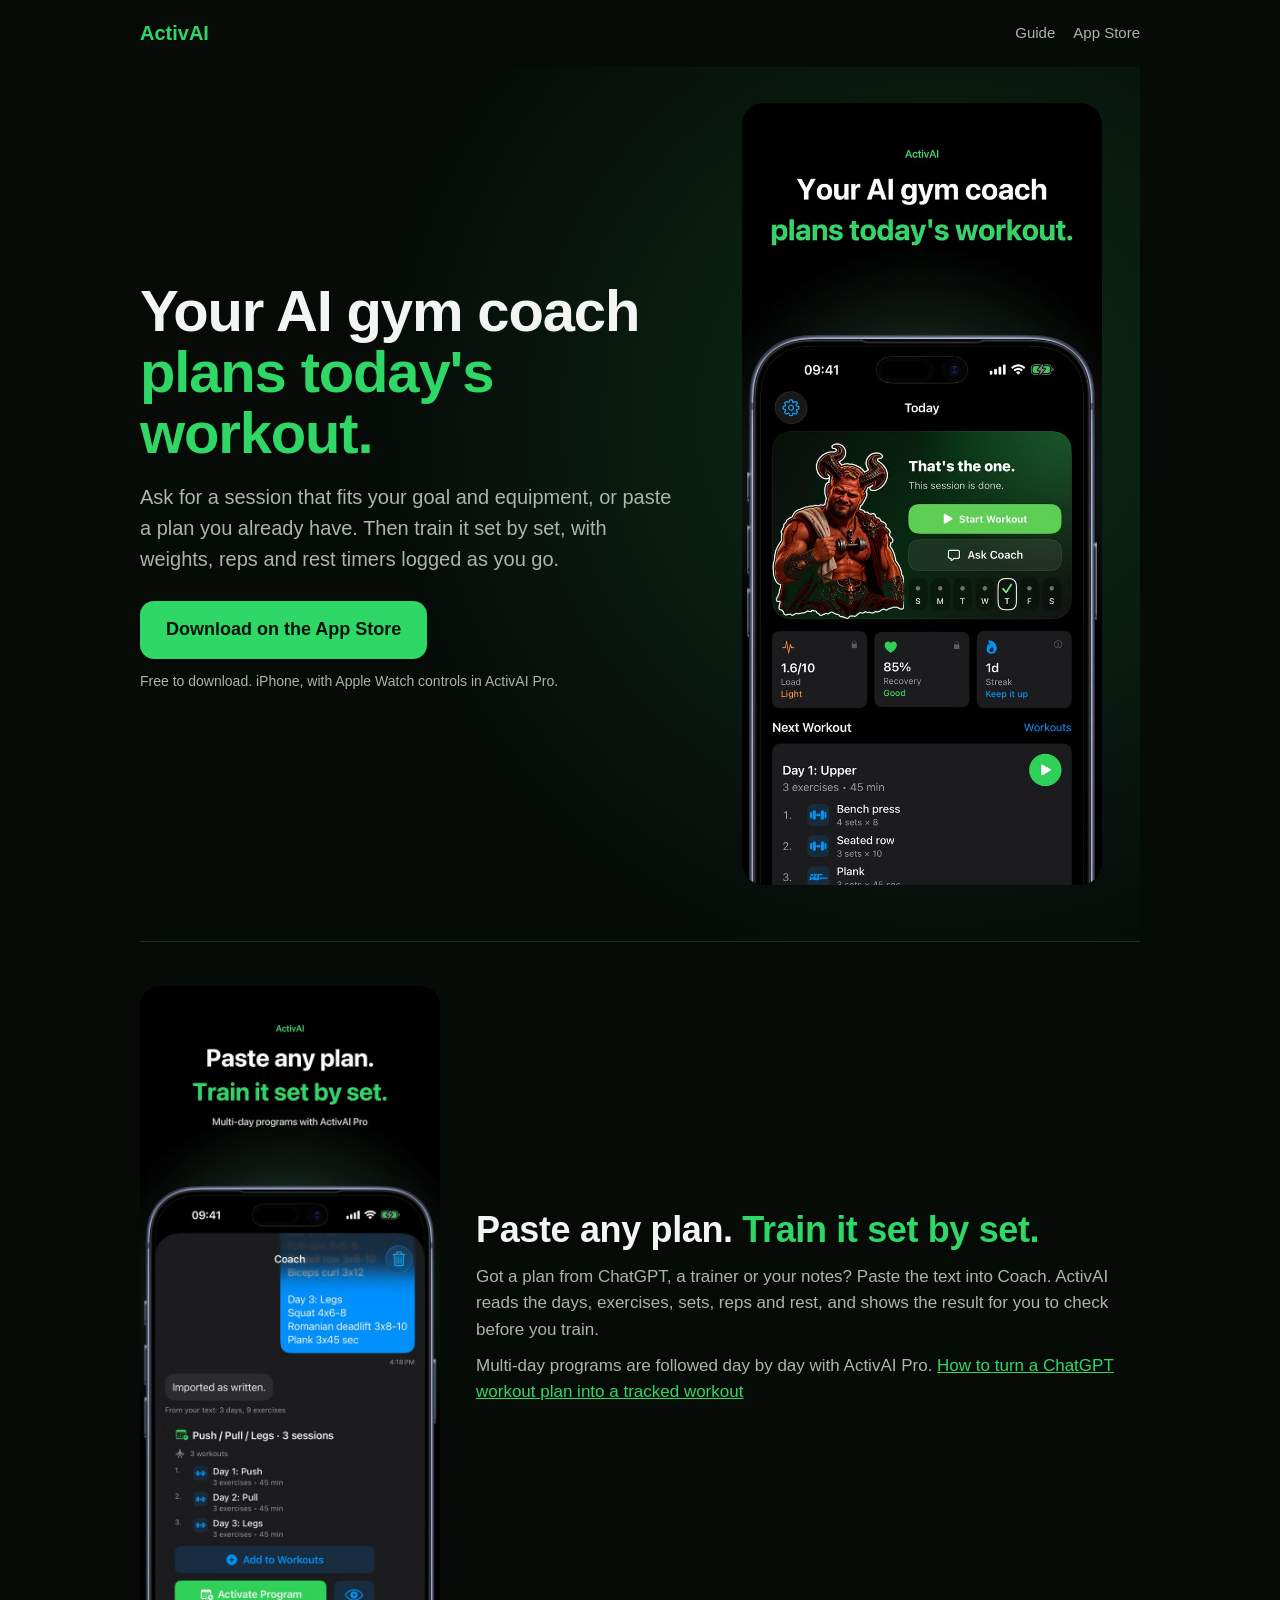
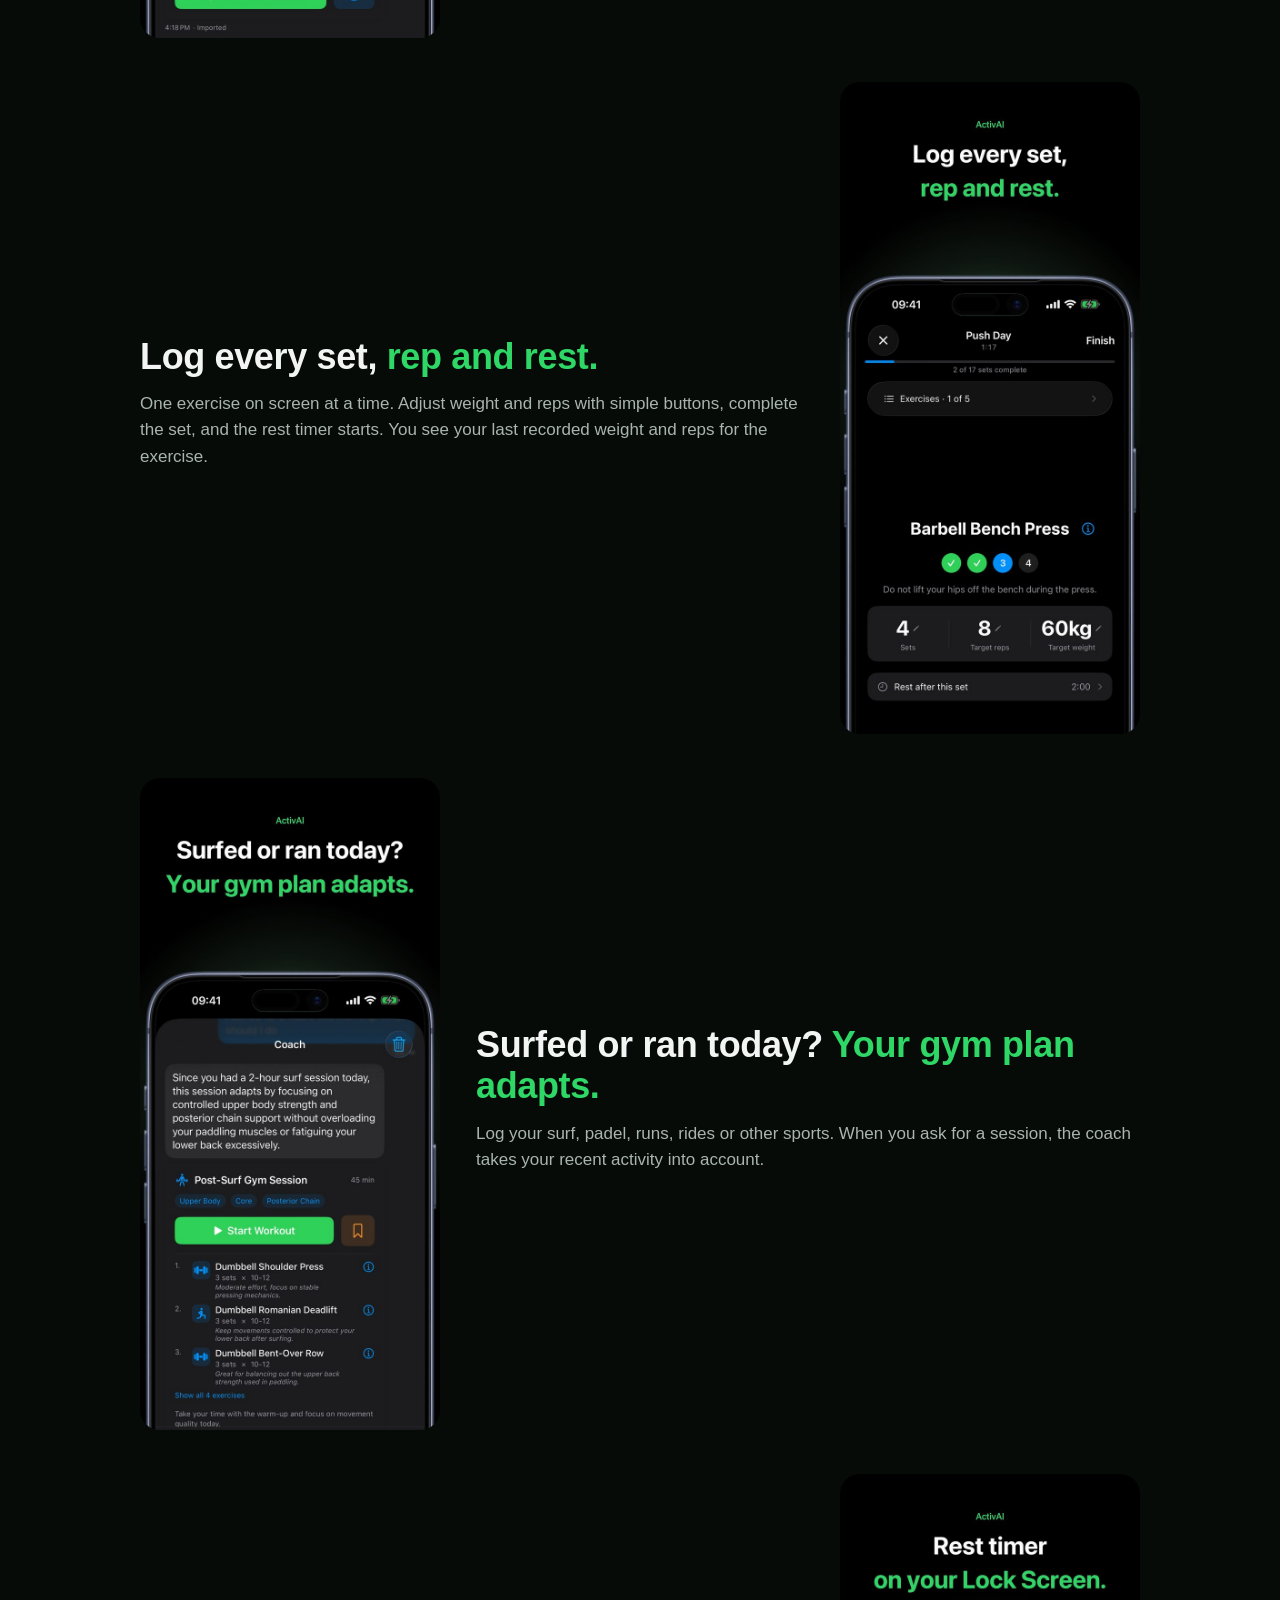
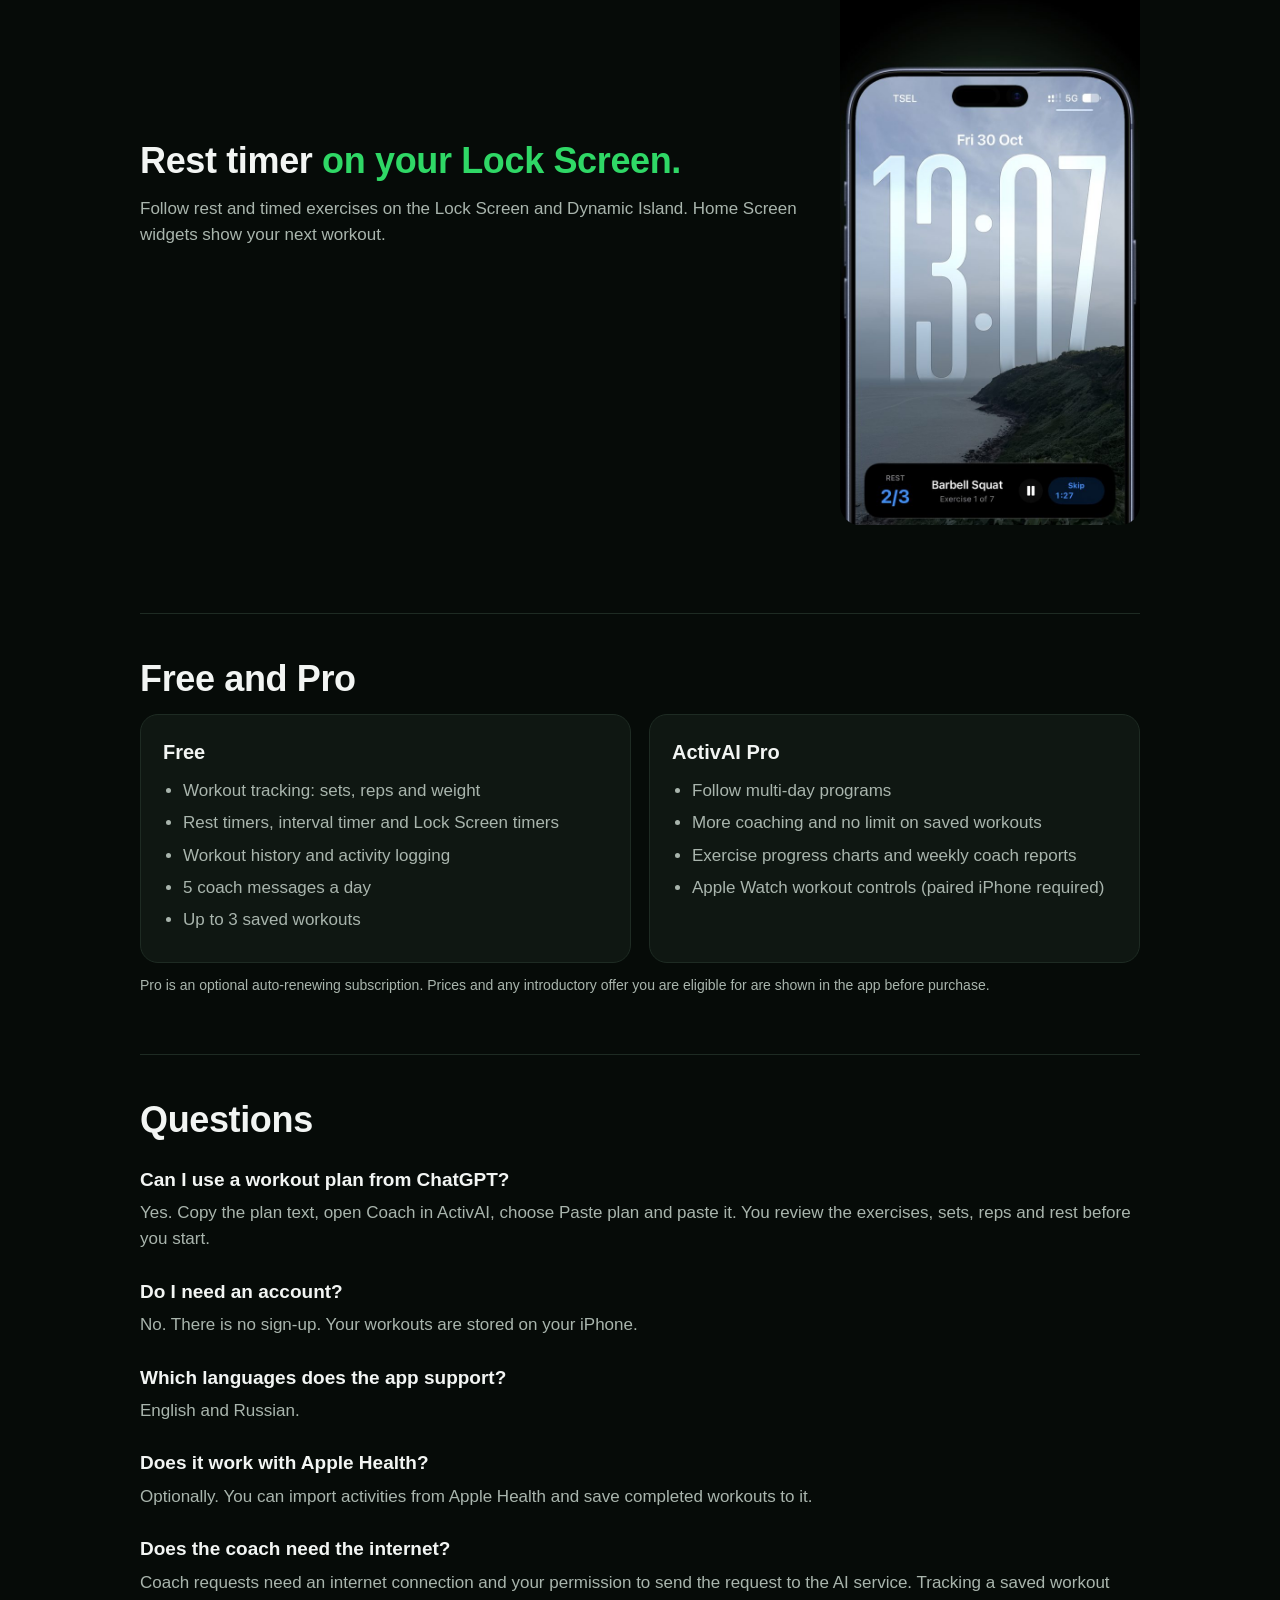
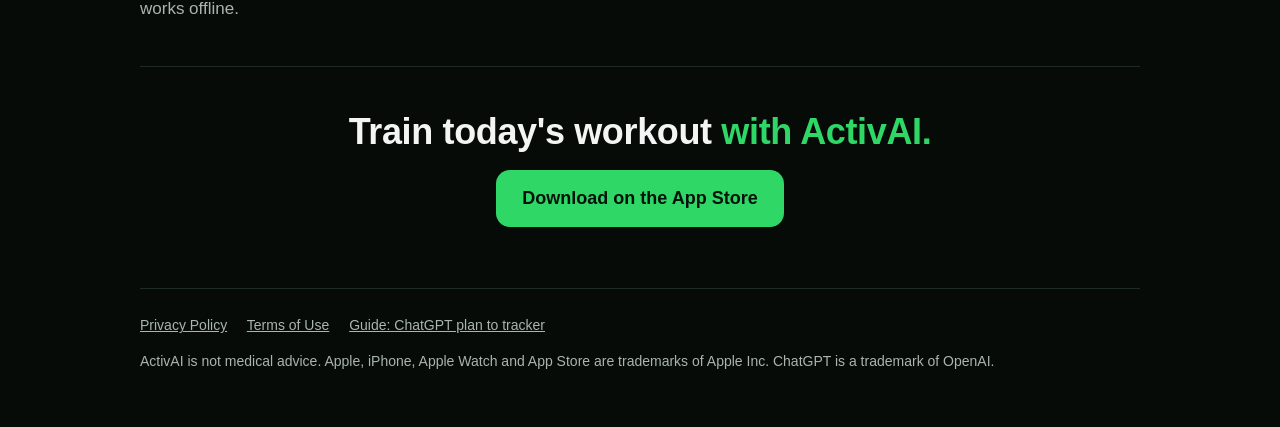
<file: index.html>
<!doctype html>
<html lang="en">
<head>
<meta charset="utf-8">
<meta name="viewport" content="width=device-width, initial-scale=1">
<title>ActivAI: AI gym workout coach, planner and tracker for iPhone</title>
<meta name="description" content="ActivAI plans today's gym workout for your goal and equipment, or turns a plan you paste from ChatGPT or your notes into a workout you track set by set. iPhone and Apple Watch.">
<meta name="apple-itunes-app" content="app-id=6777066513">
<link rel="canonical" href="https://aleksandrdas.github.io/activai/">
<meta property="og:title" content="ActivAI: your AI gym coach plans today's workout">
<meta property="og:description" content="Ask for today's session or paste any plan. Log every set, rep and rest.">
<meta property="og:image" content="https://aleksandrdas.github.io/activai/img/og.jpg">
<meta property="og:type" content="website">
<meta name="twitter:card" content="summary_large_image">
<link rel="stylesheet" href="style.css">
<script type="application/ld+json">
{"@context":"https://schema.org","@type":"MobileApplication","name":"ActivAI: AI Gym Workout Coach","operatingSystem":"iOS","applicationCategory":"HealthApplication","url":"https://aleksandrdas.github.io/activai/","downloadUrl":"https://apps.apple.com/app/id6777066513","offers":{"@type":"Offer","price":"0","priceCurrency":"USD"}}
</script>
</head>
<body>
<div class="wrap">
  <header class="top">
    <a class="brand" href="./">ActivAI</a>
    <nav><a href="guides/chatgpt-workout-plan-to-tracker/">Guide</a><a href="https://apps.apple.com/app/id6777066513">App Store</a></nav>
  </header>

  <div class="hero">
    <div>
      <h1>Your AI gym coach <span>plans today's workout.</span></h1>
      <p class="lead">Ask for a session that fits your goal and equipment, or paste a plan you already have. Then train it set by set, with weights, reps and rest timers logged as you go.</p>
      <a class="btn" href="https://apps.apple.com/app/id6777066513">Download on the App Store</a>
      <p class="note">Free to download. iPhone, with Apple Watch controls in ActivAI Pro.</p>
    </div>
    <img src="img/01_ai_coach_today.jpg" width="660" height="1434" alt="ActivAI Today screen with the coach and the next workout">
  </div>

  <section>
    <div class="feature">
      <img src="img/02_paste_plan.jpg" width="660" height="1434" loading="lazy" alt="A pasted workout plan turned into a structured workout in ActivAI">
      <div>
        <h2>Paste any plan. <span>Train it set by set.</span></h2>
        <p>Got a plan from ChatGPT, a trainer or your notes? Paste the text into Coach. ActivAI reads the days, exercises, sets, reps and rest, and shows the result for you to check before you train.</p>
        <p>Multi-day programs are followed day by day with ActivAI Pro. <a href="guides/chatgpt-workout-plan-to-tracker/">How to turn a ChatGPT workout plan into a tracked workout</a></p>
      </div>
    </div>
    <div class="feature">
      <img src="img/03_active_set.jpg" width="660" height="1434" loading="lazy" alt="Logging a bench press set in ActivAI">
      <div>
        <h2>Log every set, <span>rep and rest.</span></h2>
        <p>One exercise on screen at a time. Adjust weight and reps with simple buttons, complete the set, and the rest timer starts. You see your last recorded weight and reps for the exercise.</p>
      </div>
    </div>
    <div class="feature">
      <img src="img/04_other_sports.jpg" width="660" height="1434" loading="lazy" alt="The coach planning a gym session after a logged surf">
      <div>
        <h2>Surfed or ran today? <span>Your gym plan adapts.</span></h2>
        <p>Log your surf, padel, runs, rides or other sports. When you ask for a session, the coach takes your recent activity into account.</p>
      </div>
    </div>
    <div class="feature">
      <img src="img/05_lockscreen_rest.jpg" width="660" height="1434" loading="lazy" alt="Rest timer on the iPhone Lock Screen">
      <div>
        <h2>Rest timer <span>on your Lock Screen.</span></h2>
        <p>Follow rest and timed exercises on the Lock Screen and Dynamic Island. Home Screen widgets show your next workout.</p>
      </div>
    </div>
  </section>

  <section>
    <h2>Free and Pro</h2>
    <div class="grid">
      <div class="card">
        <h3>Free</h3>
        <ul>
          <li>Workout tracking: sets, reps and weight</li>
          <li>Rest timers, interval timer and Lock Screen timers</li>
          <li>Workout history and activity logging</li>
          <li>5 coach messages a day</li>
          <li>Up to 3 saved workouts</li>
        </ul>
      </div>
      <div class="card">
        <h3>ActivAI Pro</h3>
        <ul>
          <li>Follow multi-day programs</li>
          <li>More coaching and no limit on saved workouts</li>
          <li>Exercise progress charts and weekly coach reports</li>
          <li>Apple Watch workout controls (paired iPhone required)</li>
        </ul>
      </div>
    </div>
    <p class="note">Pro is an optional auto-renewing subscription. Prices and any introductory offer you are eligible for are shown in the app before purchase.</p>
  </section>

  <section class="faq">
    <h2>Questions</h2>
    <h3>Can I use a workout plan from ChatGPT?</h3>
    <p>Yes. Copy the plan text, open Coach in ActivAI, choose Paste plan and paste it. You review the exercises, sets, reps and rest before you start.</p>
    <h3>Do I need an account?</h3>
    <p>No. There is no sign-up. Your workouts are stored on your iPhone.</p>
    <h3>Which languages does the app support?</h3>
    <p>English and Russian.</p>
    <h3>Does it work with Apple Health?</h3>
    <p>Optionally. You can import activities from Apple Health and save completed workouts to it.</p>
    <h3>Does the coach need the internet?</h3>
    <p>Coach requests need an internet connection and your permission to send the request to the AI service. Tracking a saved workout works offline.</p>
  </section>

  <section class="cta">
    <h2>Train today's workout <span>with ActivAI.</span></h2>
    <p><a class="btn" href="https://apps.apple.com/app/id6777066513">Download on the App Store</a></p>
  </section>

  <footer>
    <a href="https://aleksandrdas.github.io/activai-privacy/">Privacy Policy</a>
    <a href="https://www.apple.com/legal/internet-services/itunes/dev/stdeula/">Terms of Use</a>
    <a href="guides/chatgpt-workout-plan-to-tracker/">Guide: ChatGPT plan to tracker</a>
    <p>ActivAI is not medical advice. Apple, iPhone, Apple Watch and App Store are trademarks of Apple Inc. ChatGPT is a trademark of OpenAI.</p>
  </footer>
</div>
</body>
</html>
</file>
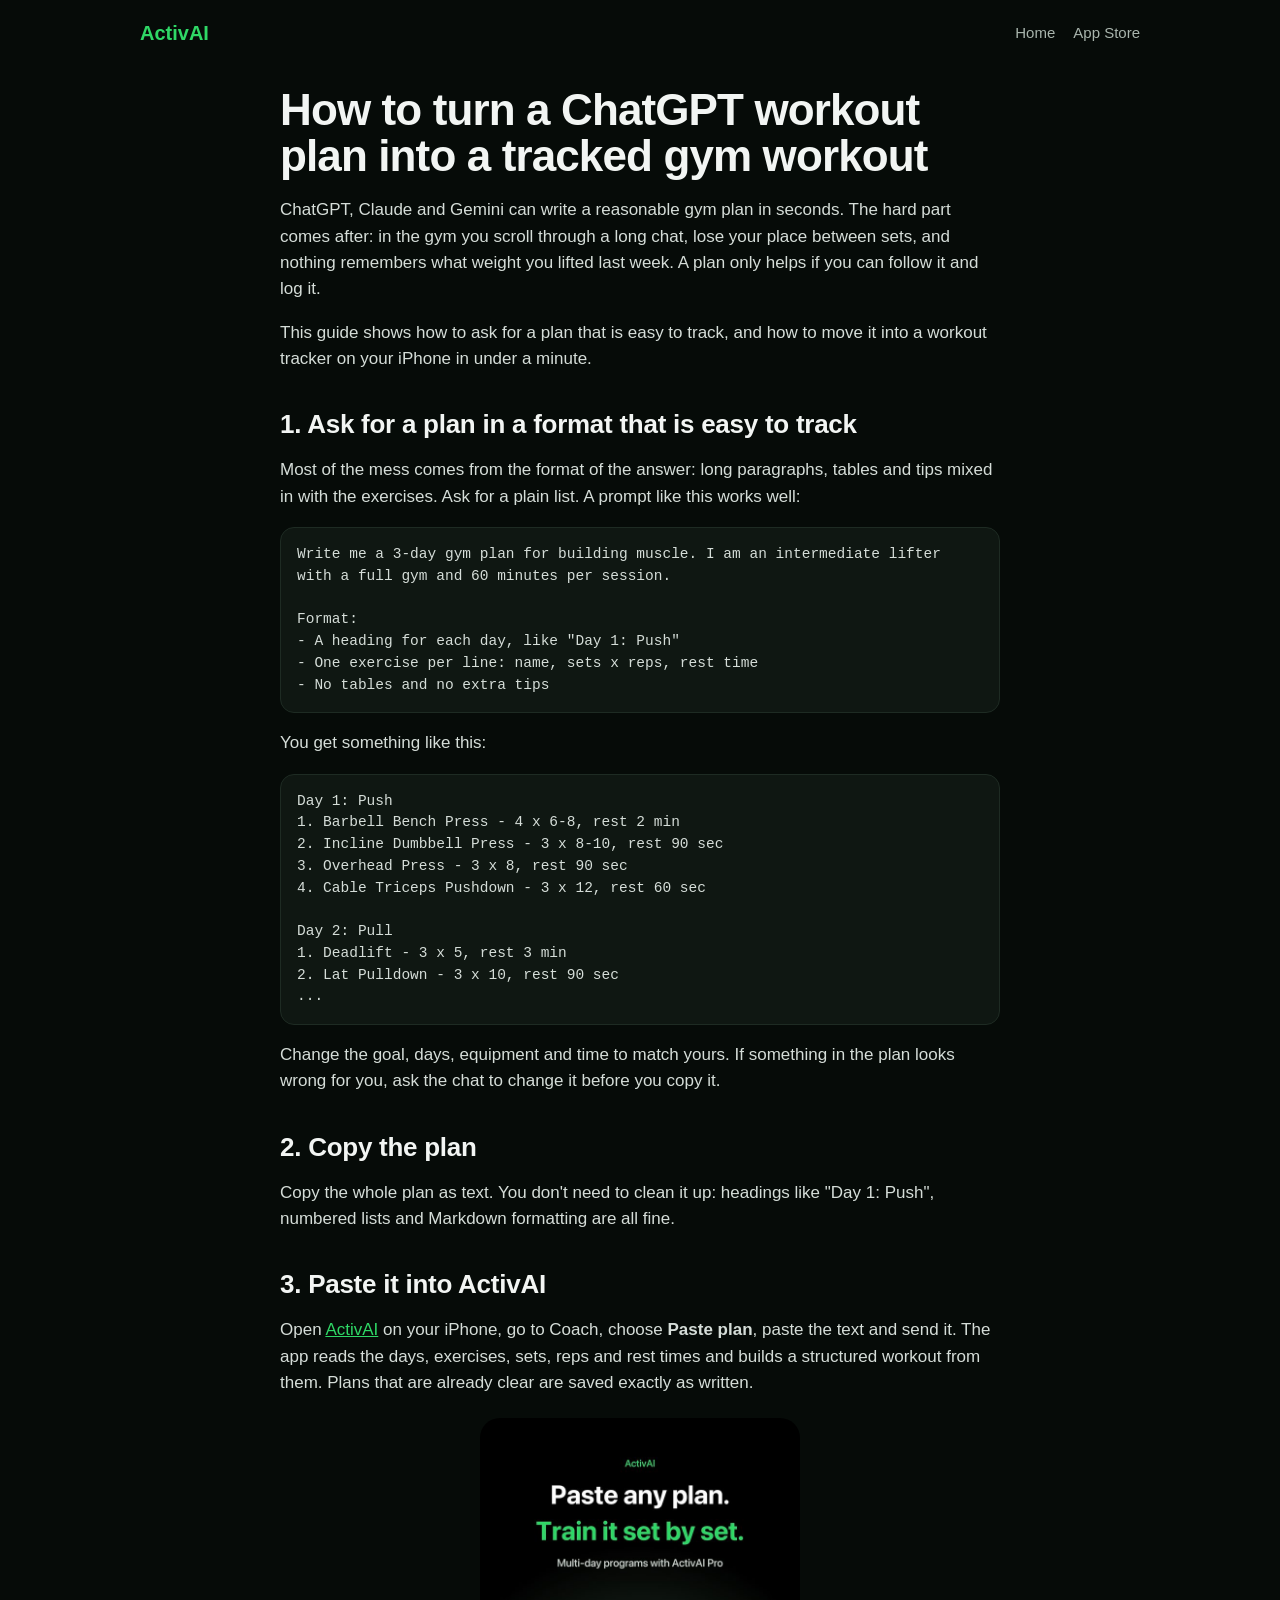
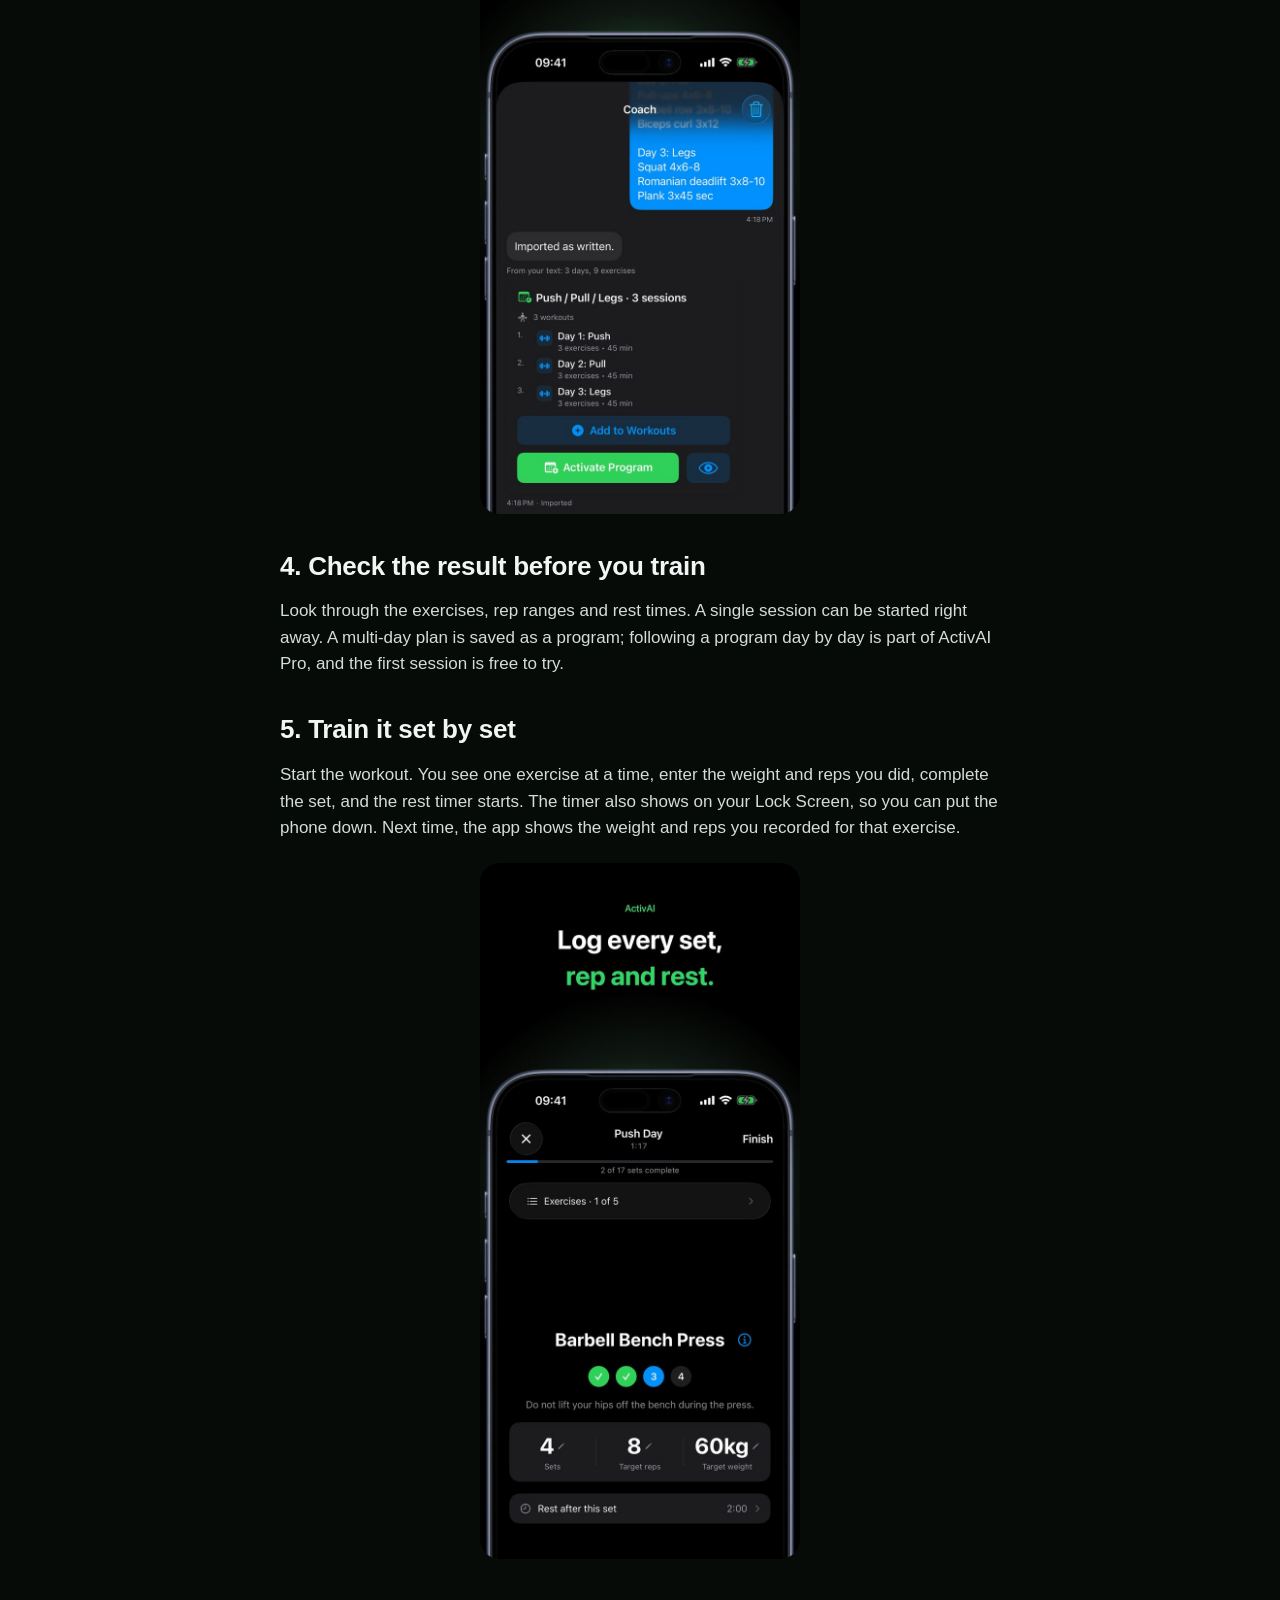
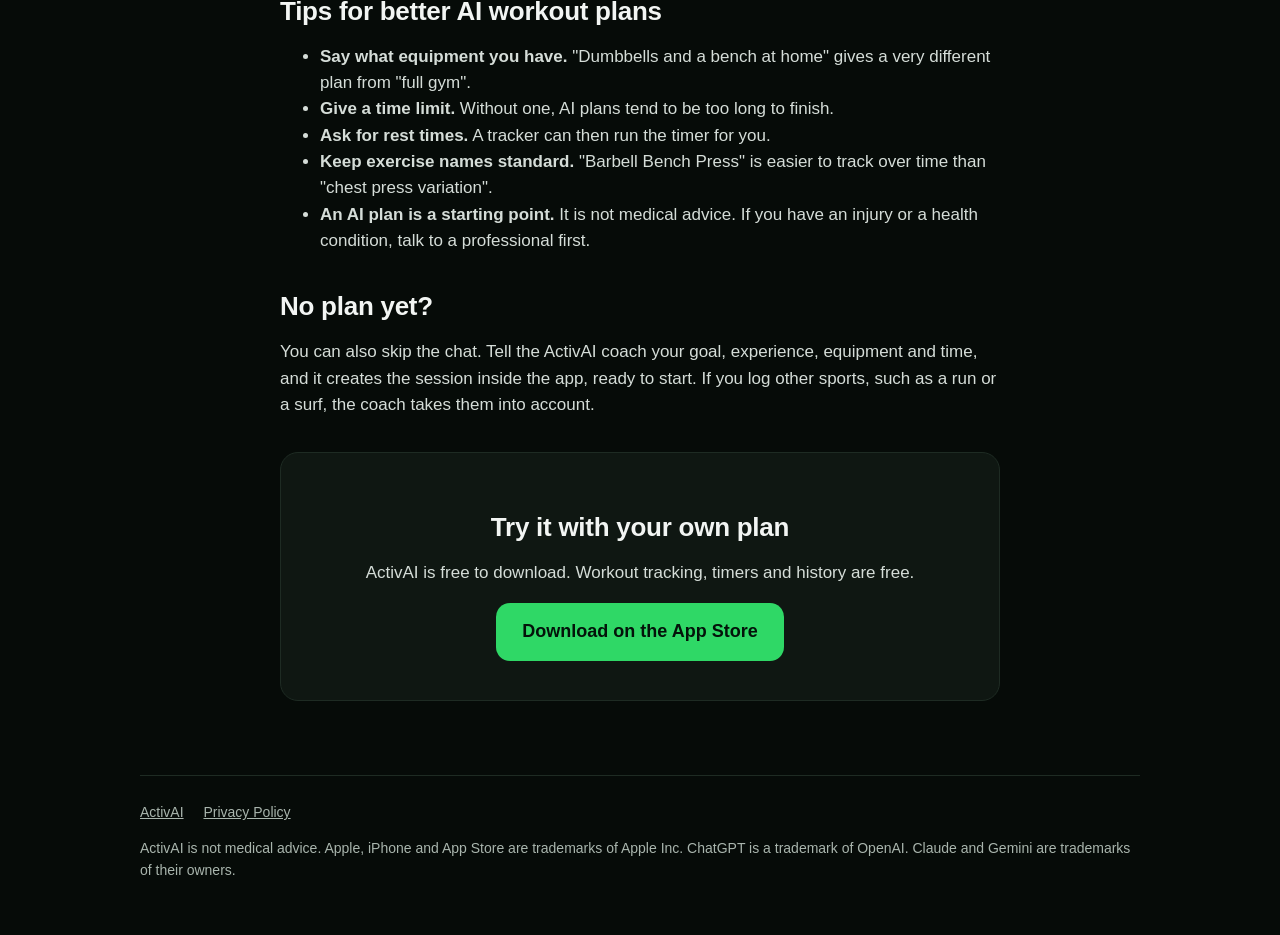
<file: guides/chatgpt-workout-plan-to-tracker/index.html>
<!doctype html>
<html lang="en">
<head>
<meta charset="utf-8">
<meta name="viewport" content="width=device-width, initial-scale=1">
<title>How to turn a ChatGPT workout plan into a tracked gym workout (iPhone)</title>
<meta name="description" content="ChatGPT can write a good gym plan, but a chat is a poor place to train from. Here is how to ask for a plan that is easy to track, and how to paste it into a workout tracker in under a minute.">
<meta name="apple-itunes-app" content="app-id=6777066513">
<link rel="canonical" href="https://aleksandrdas.github.io/activai/guides/chatgpt-workout-plan-to-tracker/">
<meta property="og:title" content="How to turn a ChatGPT workout plan into a tracked gym workout">
<meta property="og:description" content="Ask for a plan that is easy to track, then paste it into a tracker in under a minute.">
<meta property="og:image" content="https://aleksandrdas.github.io/activai/img/og.jpg">
<meta property="og:type" content="article">
<link rel="stylesheet" href="../../style.css">
<script type="application/ld+json">
{"@context":"https://schema.org","@type":"HowTo","name":"How to turn a ChatGPT workout plan into a tracked gym workout","step":[
{"@type":"HowToStep","name":"Ask for a plan in a clear format","text":"Ask ChatGPT for day headings and one exercise per line with sets, reps and rest."},
{"@type":"HowToStep","name":"Copy the plan","text":"Copy the whole plan as text."},
{"@type":"HowToStep","name":"Paste it into ActivAI","text":"Open Coach, choose Paste plan, paste and send."},
{"@type":"HowToStep","name":"Check the result","text":"Review the exercises, sets, reps and rest times."},
{"@type":"HowToStep","name":"Train and log","text":"Start the workout and log each set with the rest timer."}]}
</script>
</head>
<body>
<div class="wrap">
  <header class="top">
    <a class="brand" href="../../">ActivAI</a>
    <nav><a href="../../">Home</a><a href="https://apps.apple.com/app/id6777066513">App Store</a></nav>
  </header>

  <article>
    <h1>How to turn a ChatGPT workout plan into a tracked gym workout</h1>
    <p>ChatGPT, Claude and Gemini can write a reasonable gym plan in seconds. The hard part comes after: in the gym you scroll through a long chat, lose your place between sets, and nothing remembers what weight you lifted last week. A plan only helps if you can follow it and log it.</p>
    <p>This guide shows how to ask for a plan that is easy to track, and how to move it into a workout tracker on your iPhone in under a minute.</p>

    <h2>1. Ask for a plan in a format that is easy to track</h2>
    <p>Most of the mess comes from the format of the answer: long paragraphs, tables and tips mixed in with the exercises. Ask for a plain list. A prompt like this works well:</p>
<pre>Write me a 3-day gym plan for building muscle. I am an intermediate lifter with a full gym and 60 minutes per session.

Format:
- A heading for each day, like "Day 1: Push"
- One exercise per line: name, sets x reps, rest time
- No tables and no extra tips</pre>
    <p>You get something like this:</p>
<pre>Day 1: Push
1. Barbell Bench Press - 4 x 6-8, rest 2 min
2. Incline Dumbbell Press - 3 x 8-10, rest 90 sec
3. Overhead Press - 3 x 8, rest 90 sec
4. Cable Triceps Pushdown - 3 x 12, rest 60 sec

Day 2: Pull
1. Deadlift - 3 x 5, rest 3 min
2. Lat Pulldown - 3 x 10, rest 90 sec
...</pre>
    <p>Change the goal, days, equipment and time to match yours. If something in the plan looks wrong for you, ask the chat to change it before you copy it.</p>

    <h2>2. Copy the plan</h2>
    <p>Copy the whole plan as text. You don't need to clean it up: headings like "Day 1: Push", numbered lists and Markdown formatting are all fine.</p>

    <h2>3. Paste it into ActivAI</h2>
    <p>Open <a href="https://apps.apple.com/app/id6777066513">ActivAI</a> on your iPhone, go to Coach, choose <strong>Paste plan</strong>, paste the text and send it. The app reads the days, exercises, sets, reps and rest times and builds a structured workout from them. Plans that are already clear are saved exactly as written.</p>
    <img src="../../img/02_paste_plan.jpg" width="660" height="1434" loading="lazy" alt="A pasted plan turned into a structured workout in ActivAI">

    <h2>4. Check the result before you train</h2>
    <p>Look through the exercises, rep ranges and rest times. A single session can be started right away. A multi-day plan is saved as a program; following a program day by day is part of ActivAI Pro, and the first session is free to try.</p>

    <h2>5. Train it set by set</h2>
    <p>Start the workout. You see one exercise at a time, enter the weight and reps you did, complete the set, and the rest timer starts. The timer also shows on your Lock Screen, so you can put the phone down. Next time, the app shows the weight and reps you recorded for that exercise.</p>
    <img src="../../img/03_active_set.jpg" width="660" height="1434" loading="lazy" alt="Logging a set with a rest timer in ActivAI">

    <h2>Tips for better AI workout plans</h2>
    <ul>
      <li><strong>Say what equipment you have.</strong> "Dumbbells and a bench at home" gives a very different plan from "full gym".</li>
      <li><strong>Give a time limit.</strong> Without one, AI plans tend to be too long to finish.</li>
      <li><strong>Ask for rest times.</strong> A tracker can then run the timer for you.</li>
      <li><strong>Keep exercise names standard.</strong> "Barbell Bench Press" is easier to track over time than "chest press variation".</li>
      <li><strong>An AI plan is a starting point.</strong> It is not medical advice. If you have an injury or a health condition, talk to a professional first.</li>
    </ul>

    <h2>No plan yet?</h2>
    <p>You can also skip the chat. Tell the ActivAI coach your goal, experience, equipment and time, and it creates the session inside the app, ready to start. If you log other sports, such as a run or a surf, the coach takes them into account.</p>

    <div class="box">
      <h2>Try it with your own plan</h2>
      <p>ActivAI is free to download. Workout tracking, timers and history are free.</p>
      <p><a class="btn" href="https://apps.apple.com/app/id6777066513">Download on the App Store</a></p>
    </div>
  </article>

  <footer>
    <a href="../../">ActivAI</a>
    <a href="https://aleksandrdas.github.io/activai-privacy/">Privacy Policy</a>
    <p>ActivAI is not medical advice. Apple, iPhone and App Store are trademarks of Apple Inc. ChatGPT is a trademark of OpenAI. Claude and Gemini are trademarks of their owners.</p>
  </footer>
</div>
</body>
</html>
</file>
<file: style.css>
:root { --bg:#060b08; --card:#0f1712; --line:#1e2b23; --text:#f2f5f3; --muted:#a9b5ad; --green:#2fd866; }
* { box-sizing:border-box; }
html { -webkit-text-size-adjust:100%; }
body { margin:0; background:var(--bg); color:var(--text); font:17px/1.55 -apple-system,BlinkMacSystemFont,"SF Pro Text","Helvetica Neue",Arial,sans-serif; }
a { color:var(--green); }
.wrap { max-width:1040px; margin:0 auto; padding:0 20px; }
header.top { display:flex; justify-content:space-between; align-items:center; padding:18px 0; }
.brand { font-weight:700; font-size:20px; color:var(--green); text-decoration:none; }
header.top nav a { color:var(--muted); text-decoration:none; margin-left:18px; font-size:15px; }
.hero { display:grid; grid-template-columns:1.1fr .9fr; gap:32px; align-items:center; padding:36px 0 56px;
        background:radial-gradient(circle at 80% 40%, rgba(47,216,102,.16), transparent 60%); }
h1 { font-size:clamp(34px,6vw,58px); line-height:1.05; letter-spacing:-.02em; margin:0 0 18px; }
h1 span, h2 span { color:var(--green); }
.lead { font-size:20px; color:var(--muted); margin:0 0 26px; max-width:34em; }
.btn { display:inline-block; background:var(--green); color:#04130a; font-weight:700; text-decoration:none; padding:15px 26px; border-radius:14px; font-size:18px; }
.note { color:var(--muted); font-size:14px; margin-top:12px; }
.hero img { width:100%; max-width:360px; height:auto; display:block; margin:0 auto; border-radius:22px; }
h2 { font-size:clamp(26px,4vw,36px); line-height:1.15; letter-spacing:-.01em; margin:0 0 14px; }
section { padding:44px 0; border-top:1px solid var(--line); }
.feature { display:grid; grid-template-columns:300px 1fr; gap:36px; align-items:center; margin:0 0 44px; }
.feature:nth-child(even) { grid-template-columns:1fr 300px; }
.feature:nth-child(even) img { order:2; }
.feature img { width:100%; height:auto; border-radius:20px; display:block; }
.feature p { color:var(--muted); margin:0 0 10px; }
.grid { display:grid; grid-template-columns:1fr 1fr; gap:18px; }
.card { background:var(--card); border:1px solid var(--line); border-radius:18px; padding:22px; }
.card h3 { margin:0 0 10px; font-size:20px; }
.card ul { margin:0; padding-left:20px; color:var(--muted); }
.card li { margin:6px 0; }
.faq h3 { font-size:19px; margin:24px 0 6px; }
.faq p { color:var(--muted); margin:0; }
.cta { text-align:center; }
footer { border-top:1px solid var(--line); padding:26px 0 40px; color:var(--muted); font-size:14px; }
footer a { color:var(--muted); margin-right:16px; }
article { max-width:720px; margin:0 auto; padding:20px 0 40px; }
article h1 { font-size:clamp(30px,5vw,44px); }
article h2 { font-size:26px; margin-top:38px; }
article p, article li { color:#d5ddd8; }
article pre { background:var(--card); border:1px solid var(--line); border-radius:14px; padding:16px; overflow-x:auto; font-size:14.5px; line-height:1.5; color:#d5ddd8; white-space:pre-wrap; }
article img { width:100%; max-width:320px; height:auto; border-radius:20px; display:block; margin:22px auto; }
.box { background:var(--card); border:1px solid var(--line); border-radius:18px; padding:22px; margin:34px 0; text-align:center; }
@media (max-width:760px) {
  .hero { grid-template-columns:1fr; padding-top:12px; }
  .feature, .feature:nth-child(even) { grid-template-columns:1fr; gap:18px; }
  .feature:nth-child(even) img { order:0; }
  .feature img { max-width:300px; margin:0 auto; }
  .grid { grid-template-columns:1fr; }
}
</file>
